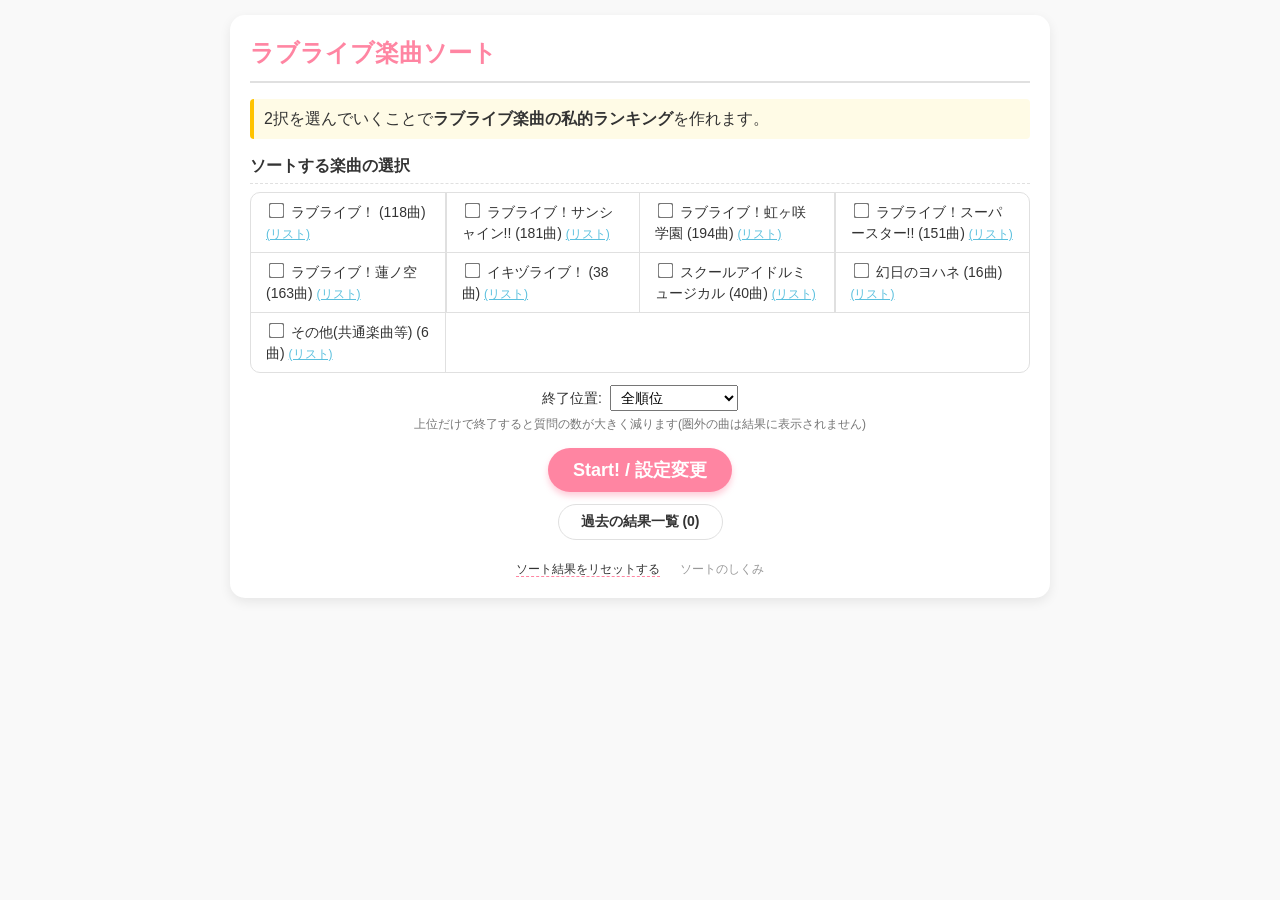
<file: index.html>
<!DOCTYPE html>
<html lang="ja">
<head>
    <meta charset="UTF-8">
    <meta name="viewport" content="width=device-width, initial-scale=1.0">
    <meta name="robots" content="noindex"> 
    <meta name="description" content="2択で好きなラブライブ楽曲を選んでいくことで、自分だけのランキングを生成できます。">
    <title>ラブライブ楽曲ソート</title>

    <link rel="stylesheet" href="style.css">
</head>
<body class="main-body">

    <div class="container">

        <header class="header">
            <div class="header-content">
                <h1>ラブライブ楽曲ソート</h1>
            </div>
        </header>

        <section id="selectionSection" class="selection-section">
            <p class="description-text">2択を選んでいくことで<b>ラブライブ楽曲の私的ランキング</b>を作れます。</p>

            <h2 class="section-title">ソートする楽曲の選択</h2>
            
            <div class="checkbox-grid">
                <div class="checkbox-item"><input type="checkbox" id="ckLovelive" checked="">ラブライブ！ <span id="loveliveCnt"></span> <a href="lovelive.txt" target="_blank">(リスト)</a></div>
                <div class="checkbox-item"><input type="checkbox" id="ckLoveliveSunshine" value="1">ラブライブ！サンシャイン!! <span id="loveliveSunshineCnt"></span> <a href="lovelive_sunshine.txt" target="_blank">(リスト)</a></div>
                <div class="checkbox-item"><input type="checkbox" id="ckNijigaku" value="1">ラブライブ！虹ヶ咲学園 <span id="nijigakuCnt"></span> <a href="nijigaku.txt" target="_blank">(リスト)</a></div>
                <div class="checkbox-item"><input type="checkbox" id="ckLoveliveSuperStar" value="1">ラブライブ！スーパースター!! <span id="loveliveSuperStarCnt"></span> <a href="lovelive_superstar.txt" target="_blank">(リスト)</a></div>
                
                <div class="checkbox-item"><input type="checkbox" id="ckLoveliveHasunosora" value="1">ラブライブ！蓮ノ空 <span id="loveliveHasunosoraCnt"></span> <a href="lovelive_hasunosora.txt" target="_blank">(リスト)</a></div>
                <div class="checkbox-item"><input type="checkbox" id="ckLoveliveBluebird" value="1">イキヅライブ！ <span id="loveliveBluebirdCnt"></span> <a href="lovelive_bluebird.txt" target="_blank">(リスト)</a></div>
                <div class="checkbox-item"><input type="checkbox" id="ckSchoolIdolMusical" value="1">スクールアイドルミュージカル <span id="schoolIdolMusicalCnt"></span> <a href="school_idol_musical.txt" target="_blank">(リスト)</a></div>
                <div class="checkbox-item"><input type="checkbox" id="ckYohane" value="1">幻日のヨハネ <span id="yohaneCnt"></span> <a href="yohane.txt" target="_blank">(リスト)</a></div>
                <div class="checkbox-item"><input type="checkbox" id="ckLoveliveOther" value="1">その他(共通楽曲等) <span id="loveliveOtherCnt"></span> <a href="lovelive_other.txt" target="_blank">(リスト)</a></div>
            </div>

            <div class="option-row">
                <label for="selTopN">終了位置:</label>
                <select id="selTopN">
                    <option value="10">上位10位まで</option>
                    <option value="20">上位20位まで</option>
                    <option value="30">上位30位まで</option>
                    <option value="50">上位50位まで</option>
                    <option value="100">上位100位まで</option>
                    <option value="0" selected>全順位</option>
                </select>
                <span class="option-note">上位だけで終了すると質問の数が大きく減ります(圏外の曲は結果に表示されません)</span>
            </div>

            <div class="start-button-container">
                <button id="startButton" class="start-button">Start! / 設定変更</button>
            </div>

            <div class="history-button-container">
                <button id="openHistoryButton" class="secondary-button">過去の結果一覧</button>
            </div>
        </section>

        <section id="resultField" class="result-field hidden">
        </section>

        <div id="resultActions" class="result-actions hidden">
            <button id="saveResultButton" class="action-button">この結果を保存する</button>
            <div id="saveNote" class="option-note"></div>
        </div>

        <section id="historySection" class="history-section hidden">
            <h2 class="section-title">過去の結果一覧</h2>
            <div id="historyList"></div>
            <div class="history-button-container">
                <button id="historyBackButton" class="secondary-button">トップに戻る</button>
            </div>
        </section>

        <section id="historyDetail" class="history-section hidden">
            <div id="detailContent" class="result-field"></div>
            <div class="history-button-container">
                <button id="detailBackButton" class="secondary-button">一覧に戻る</button>
            </div>
        </section>

        <section id="mainBattleArea" class="hidden">
            <div id="remove" class="remove-list"></div>

            <table id="mainTable" class="battle-table">
                <tr>
                    <td colspan="3" class="footer-note-top">
                        途中でやめた場合も、<b>オートセーブで次回は続きから始められます</b>。
                    </td>
                </tr>
                <tr>
                    <td id="battleNumber" colspan="3" class="battle-number">
                        &nbsp;
                    </td>
                </tr>
                <tr>
                    <td id="leftField" data-choice="L" class="choice-button">
                        &nbsp;
                    </td>
                    <td class="middle-cell">
                        <div class="middle-button undo-button" id="undoButton">ひとつ前に戻す</div>
                    </td>
                    <td id="rightField" data-choice="R" class="choice-button">
                        &nbsp;
                    </td>
                </tr>
            </table>
        </section>

        <div class="footer-links">
            <a href="#" id="resetCookieLink" class="reset-cookie-link">ソート結果をリセットする</a>
            <a href="about.html" id="aboutLink" class="about-link" target="_blank" rel="noopener">ソートのしくみ</a>
        </div>

    </div>

    <script src="script.js"></script>
</body>
</html>
</file>
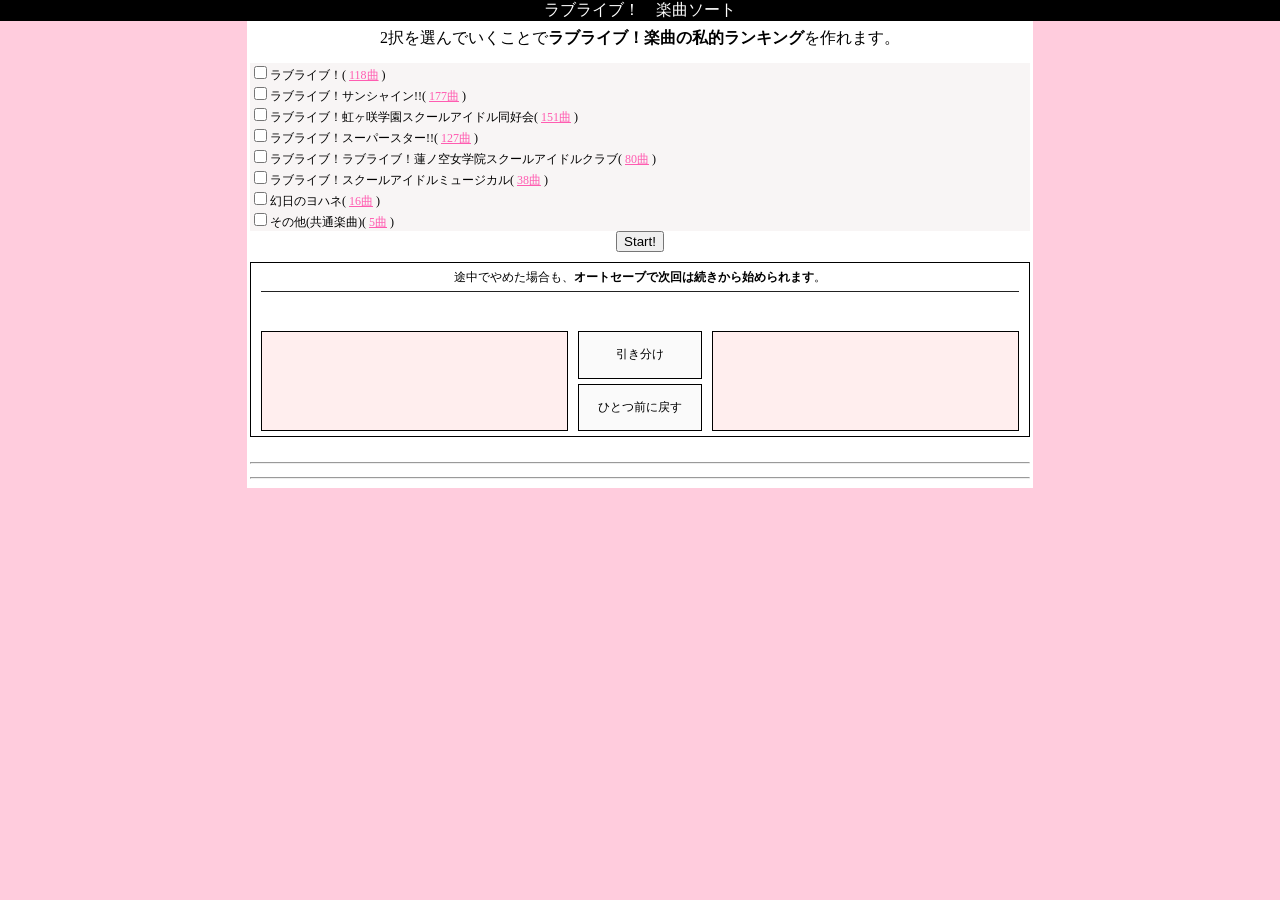
<file: docs/index.html>
<!DOCTYPE html PUBLIC "-//W3C//DTD HTML 4.01 Transitional//EN">
<html lang="ja">
<head>
<meta http-equiv="Content-Type" content="text/html; charset=utf-8">
<meta http-equiv="Content-Style-Type" content="text/css">
<meta http-equiv="Content-Script-Type" content="text/javascript">

<meta name="description" content="2択で好きなラブライブ楽曲を選んでいくことで、自分だけのランキングを生成できます。">

<title>ラブライブ楽曲ソート</title>

<script src="compression.js" type="text/javascript"></script>
<script src="cookie.js" type="text/javascript"></script>
<script type="text/javascript">
<!--
var Ver = '4';
var flagLovelive = 0;
var flagLoveliveSunshine = 0;
var flagNijigaku = 0;
var flagLoveliveSuperStar = 0;
var flagLoveliveHasunosora = 0;
var flagSchoolIdolMusical = 0;
var flagLoveliveOther = 0;
var flagRes = 0;
var cookieRec = "";
var remCookieRec = "";
var remResFlag = 0;
var remSameCnt = 0;
var loadcheck = 0;
var lockUpdateDOM = false;
var options;
var drawOptions;

//*********************************************************
// 
// 評価する曲名のリスト
// ラブライブ！:lovelive.txt
// ラブライブ！サンシャイン!!:lovelive_sunshine.txt
// ラブライブ！虹ヶ咲学園スクールアイドル同好会:nijigaku.txt
// ラブライブ！スーパースター!!:lovelive_superstar.txt
// ラブライブ！蓮ノ空スクールアイドルクラブ:lovelive_hasunosora.txt
// スクールアイドルミュージカル:school_idol_musical.txt
// 幻日のヨハネ:yohane.txt
// その他:lovelive_other.txt
//
//*********************************************************
var loveliveSong = new Array(
);

var loveliveSunshineSong = new Array(
);

var nijigakuSong = new Array(
);

var loveliveSuperStarSong = new Array(
);

var loveliveHasunosoraSong = new Array(
);

var schoolIdolMusicalSong = new Array(
);

var yohaneSong = new Array(
);

var loveliveOtherSong = new Array(
);
//*********************************************************

var lstMember = new Array();
var parent = new Array();
var equal = new Array();
var rec = new Array();
var cmp1,cmp2;
var head1,head2;
var nrec;

var numQuestion;
var totalSize;
var finishSize;
var finishFlag;

var remMember = new Array();

function getFile(filePath) {
	var txtData = new Array();
	var txtData2 = new Array();
	var j = 0;
	var filedata = new XMLHttpRequest();	
	filedata.open("GET", filePath, false);
	filedata.send(null);

	 //改行コードLF
	var LF = String.fromCharCode(10);
	txtData2 =filedata.responseText.split(LF);
	for (i=0; i<txtData2.length; i++) {
		if(txtData2[i] != ""){
		txtData[j] = txtData2[i];
		j++;
		}
	}
	
	return txtData;
	
}

//変数の初期化+++++++++++++++++++++++++++++++++++++++++++++
function initList(flagLovelive, flagLoveliveSunshine, flagNijigaku, flagLoveliveSuperStar,flagLoveliveHasunosora,flagSchoolIdolMusical,flagYohane,flagLoveliveOther){
	var n = 0;
	var mid;
	var i;

	lstMember = new Array();
	parent = new Array();
	equal = new Array();
	rec = new Array();
	remMember = new Array();
	loveliveAllSong = new Array();
	
	//【追加コード】
	if (flagLovelive == 1) loveliveAllSong = loveliveAllSong.concat(loveliveSong);
	if (flagLoveliveSunshine == 1) loveliveAllSong = loveliveAllSong.concat(loveliveSunshineSong);
	if (flagNijigaku == 1) loveliveAllSong = loveliveAllSong.concat(nijigakuSong);
	if (flagLoveliveSuperStar == 1) loveliveAllSong = loveliveAllSong.concat(loveliveSuperStarSong);
	if (flagLoveliveHasunosora == 1) loveliveAllSong = loveliveAllSong.concat(loveliveHasunosoraSong);
	if (flagSchoolIdolMusical == 1) loveliveAllSong = loveliveAllSong.concat(schoolIdolMusicalSong);
	if (flagYohane == 1) loveliveAllSong = loveliveAllSong.concat(yohaneSong);
	if (flagLoveliveOther == 1) loveliveAllSong = loveliveAllSong.concat(loveliveOtherSong);

	//ソートすべき配列
	lstMember[n] = new Array();
	for (i=0; i<loveliveAllSong.length; i++) {
		lstMember[n][i] = i;
	}
	parent[n] = -1;
	totalSize = 0;
	n++;

	for (i=0; i<lstMember.length; i++) {
		//要素数が２以上なら２分割し、
		//分割された配列をlstMemberの最後に加える
		if(lstMember[i].length>=2) {
			mid = Math.ceil(lstMember[i].length/2);
			lstMember[n] = new Array();
			lstMember[n] = lstMember[i].slice(0,mid);
			totalSize += lstMember[n].length;
			parent[n] = i;
			n++;
			lstMember[n] = new Array();
			lstMember[n] = lstMember[i].slice(mid,lstMember[i].length);
			totalSize += lstMember[n].length;
			parent[n] = i;
			n++;
		}
	}

	//保存用配列
	for (i=0; i<loveliveAllSong.length; i++) {
		rec[i] = 0;
	}
	nrec = 0;

	//引き分けの結果を保存するリスト
	//キー：リンク始点の値
	// 値 ：リンク終点の値
	for (i=0; i<=loveliveAllSong.length; i++) {
		equal[i] = -1;
	}

	cmp1 = lstMember.length-2;
	cmp2 = lstMember.length-1;
	head1 = 0;
	head2 = 0;
	numQuestion = 1;
	finishSize = 0;
	finishFlag = 0;
}


//リストのソート+++++++++++++++++++++++++++++++++++++++++++
//flag：比較結果
//  -1：左を選択
//   0：引き分け
//   1：右を選択
function sortList(flag){
	var i;
	var str;
	
	var chara1 = loveliveAllSong[lstMember[cmp1][head1]];
	var chara2 = loveliveAllSong[lstMember[cmp2][head2]];
	var chara99 = chara1 + "と" + chara2;
	
	// 除外操作
	if (flag == 2) {
		if (removeCheck(chara1) == true) {
			remMember.push(chara1);
			flag = 1;
			remCookieRec += "R";
		} else {
			return;
		}
	} else if (flag == 99) {
		if (removeCheck(chara99) == true) {
			remMember.push(chara1);
			remMember.push(chara2);
			flag = 0;
			remCookieRec += "R";
		} else {
			return;
		}
	} else if (flag == -2) {
		if (removeCheck(chara2) == true) {
			remMember.push(chara2);
			flag = -1;
			remCookieRec += "R";
		} else {
			return;
		}
	} else{
		remCookieRec += "L";
	}
	

	//ソート情報の記録
	var sortrecValue;
	if (flag == 1) {
		sortrecValue = "R";
	} else if (flag == 0) {
		sortrecValue = "C";
	} else if (flag == -1) {
		sortrecValue = "L";
	}
	cookieRec += sortrecValue;

	//recに保存
	if (flag<0) {
		rec[nrec] = lstMember[cmp1][head1];
		head1++;
		nrec++;
		finishSize++;
		while (equal[rec[nrec-1]]!=-1) {
			rec[nrec] = lstMember[cmp1][head1];
			head1++;
			nrec++;
			finishSize++;
		}
	}
	else if (flag>0) {
		rec[nrec] = lstMember[cmp2][head2];
		head2++;
		nrec++;
		finishSize++;
		while (equal[rec[nrec-1]]!=-1) {
			rec[nrec] = lstMember[cmp2][head2];
			head2++;
			nrec++;
			finishSize++;
		}
	}
	else {
		rec[nrec] = lstMember[cmp1][head1];
		head1++;
		nrec++;
		finishSize++;
		while (equal[rec[nrec-1]]!=-1) {
			rec[nrec] = lstMember[cmp1][head1];
			head1++;
			nrec++;
			finishSize++;
		}
		equal[rec[nrec-1]] = lstMember[cmp2][head2];
		rec[nrec] = lstMember[cmp2][head2];
		head2++;
		nrec++;
		finishSize++;
		while (equal[rec[nrec-1]]!=-1) {
			rec[nrec] = lstMember[cmp2][head2];
			head2++;
			nrec++;
			finishSize++;
		}
	}

	//片方のリストを走査し終えた後の処理
	if (head1<lstMember[cmp1].length && head2==lstMember[cmp2].length) {
		//リストcmp2が走査済 - リストcmp1の残りをコピー
		while (head1<lstMember[cmp1].length){
			rec[nrec] = lstMember[cmp1][head1];
			head1++;
			nrec++;
			finishSize++;
		}
	}
	else if (head1==lstMember[cmp1].length && head2<lstMember[cmp2].length) {
		//リストcmp1が走査済 - リストcmp2の残りをコピー
		while (head2<lstMember[cmp2].length){
			rec[nrec] = lstMember[cmp2][head2];
			head2++;
			nrec++;
			finishSize++;
		}
	}

	//両方のリストの最後に到達した場合は
	//親リストを更新する
	if (head1==lstMember[cmp1].length && head2==lstMember[cmp2].length) {
		for (i=0; i<lstMember[cmp1].length+lstMember[cmp2].length; i++) {
			lstMember[parent[cmp1]][i] = rec[i];
		}
		lstMember.pop();
		lstMember.pop();
		cmp1 = cmp1-2;
		cmp2 = cmp2-2;
		head1 = 0;
		head2 = 0;

		//新しい比較を行う前にrecを初期化
		if (head1==0 && head2==0) {
			for (i=0; i<loveliveAllSong.length; i++) {
				rec[i] = 0;
			}
			nrec = 0;
		}
	}
	if (cmp1<0) {
		str = "Sort No."+(numQuestion-1)+"<br>"+Math.floor(finishSize*100/totalSize)+"% sorted.";
		document.getElementById("battleNumber").innerHTML = str;

		showResult();
		finishFlag = 1;
	}
	else {
		showImage();
	}
	
	sortBreak();
}

//除外の確認
function removeCheck(str) {
	var str2 = str + "をソートから除外します。よろしいですか？";
	if (remResFlag == 0) {
		if(window.confirm(str2)){
			return true;
		} else {
			return false;
		}
	} else {
		return true;
	}
}

// リザルト画面にジャンル表記
function replaceName(str) {
	var str1;

if (loveliveSong.indexOf(str) > -1 || loveliveSong.indexOf(str) > -1){
	str1 = str + "</td><td style=\"border:1px solid #000; padding-left:5px;\">" + "ラブライブ！";
} else if (loveliveSunshineSong.indexOf(str) > -1) {
	str1 = str + "</td><td style=\"border:1px solid #000; padding-left:5px;\">" + "ラブライブ！サンシャイン!!";
} else if (nijigakuSong.indexOf(str) > -1) {
	str1 = str + "</td><td style=\"border:1px solid #000; padding-left:5px;\">" + "ラブライブ！虹ヶ咲学園スクールアイドル同好会";
} else if (loveliveSuperStarSong.indexOf(str) > -1) {
	str1 = str + "</td><td style=\"border:1px solid #000; padding-left:5px;\">" + "ラブライブ！スーパースター!!";
} else if (loveliveHasunosoraSong.indexOf(str) > -1) {
	str1 = str + "</td><td style=\"border:1px solid #000; padding-left:5px;\">" + "ラブライブ！蓮ノ空女学院スクールアイドルクラブ";
} else if (schoolIdolMusicalSong.indexOf(str) > -1) {
	str1 = str + "</td><td style=\"border:1px solid #000; padding-left:5px;\">" + "スクールアイドルミュージカル";
} else if (yohaneSong.indexOf(str) > -1) {
	str1 = str + "</td><td style=\"border:1px solid #000; padding-left:5px;\">" + "幻日のヨハネ";
} else if (loveliveOtherSong.indexOf(str) > -1) {
	str1 = str + "</td><td style=\"border:1px solid #000; padding-left:5px;\">" + "その他(共通楽曲)";
} else{
	str1 = str;
}
	return str1;
}

//結果の表示+++++++++++++++++++++++++++++++++++++++++++++++
function showResult() {
	var ranking = 1;
	var sameRank = 1;
	var top5 = 0;
	var top5Name = "";
	var str = "";
	var i;
	
	str += "<table style=\"width:350px; font-size:12px; line-height:120%; margin-left:auto; margin-right:auto; border:1px solid #000; border-collapse:collapse\" align=\"center\">";
	str += "<tr><td style=\"color:#ffffff; background-color:#000; text-align:center;\">順位<\/td><td style=\"color:#ffffff; background-color:#000; text-align:center;\">曲名<\/td><td width=\"180\" style=\"color:#ffffff; background-color:#000; text-align:center;\">作品<\/td><\/tr>";

	for (i=0; i<loveliveAllSong.length; i++) {

		str += "<tr><td style=\"border:1px solid #000; text-align:right; padding-right:5px;\">"+ranking+"<\/td><td style=\"border:1px solid #000; padding-left:5px;\">"+replaceName(loveliveAllSong[lstMember[0][i]]) +"<\/td><\/tr>";
		
		if (i<loveliveAllSong.length-1) {
			if (top5 < 5) {
				top5Name += ranking + "位"+ "" + loveliveAllSong[lstMember[0][i]] + "" +"\n";
				top5++;
			}
			
			if (equal[lstMember[0][i]]==lstMember[0][i+1]) {
				sameRank++;
			} else {
				ranking += sameRank;
				sameRank = 1;
			}
		}
	}
	str += "<\/table>";
	
	document.getElementById("resultField").innerHTML = str;
	
	removeReset();
	
//	CookieDel();
}

//比較する２つ要素の表示+++++++++++++++++++++++++++++++++++
function showImage() {
	// 小手先修正(0％に戻る時にnumQuestionが2になってたやつ)
	if ( finishSize == 0 ) {
		numQuestion = 1;
	}
	var str0 = "Sort No."+numQuestion+"<br>"+Math.floor(finishSize*100/totalSize)+"% sorted.";
	
	if (lockUpdateDOM == false) {
		var str1 = loveliveAllSong[lstMember[cmp1][head1]];
		var str2 = loveliveAllSong[lstMember[cmp2][head2]];
		
		//var str1B = loveliveAllSong[lstMember[cmp1][head1]] + "を選び、" + loveliveAllSong[lstMember[cmp2][head2]] + "をソートから除外";
		//var str2B = loveliveAllSong[lstMember[cmp2][head2]] + "を選び、" + loveliveAllSong[lstMember[cmp1][head1]] + "をソートから除外";
		
		document.getElementById("battleNumber").innerHTML = str0;
		document.getElementById("leftField").innerHTML = str1;
		document.getElementById("rightField").innerHTML = str2;
		
		//document.getElementById("leftField2").innerHTML = str1B;
		//document.getElementById("rightField2").innerHTML = str2B;

	}

	// 【追加コード】再走査
	if (remMember.indexOf(loveliveAllSong[lstMember[cmp1][head1]]) > -1 && remMember.indexOf(loveliveAllSong[lstMember[cmp2][head2]]) > -1) {
		remSameCnt++;
		sortList(0);
	} else if (remMember.indexOf(loveliveAllSong[lstMember[cmp1][head1]]) > -1) {
		remSameCnt++;
		sortList(1);
	} else if (remMember.indexOf(loveliveAllSong[lstMember[cmp2][head2]]) > -1) {
		remSameCnt++;
		sortList(-1);
	} else {
		numQuestion++;
	}

	if (lockUpdateDOM == false) {
		var removeTable = "";

		if (remMember.length > 0) {
			removeTable = "除外リスト<br><table id='removeTable'>";
			for (var i = 0; i < remMember.length; i++){
				if (i % 4 == 0) removeTable += (i == 0) ? "<tr>" : "</tr><tr>";
				removeTable += "<td style='border:1px solid #000000;'>" + remMember[i] + "</td>";
			}
			removeTable += "</tr></table>";
		}
		document.getElementById("remove").innerHTML = removeTable;
	}
}

// 除外リストのリセット++++++++++++++++++++++++++++++++++++
function removeReset(){
	remMember = new Array();
	document.getElementById("remove").innerHTML = "";
}

// ソート開始++++++++++++++++++++++++++++++++++++
	function sortStart() {
		if (document.getElementById('ckLovelive').checked) {
			flagLovelive = 1;
		} else {
			flagLovelive = 0;		
		}
		if (document.getElementById('ckLoveliveSunshine').checked) {
			flagLoveliveSunshine = 1;
		} else {
			flagLoveliveSunshine = 0;
		}
		if (document.getElementById('ckNijigaku').checked) {
			flagNijigaku = 1;
		} else {
			flagNijigaku = 0;
		}
		if (document.getElementById('ckLoveliveSuperStar').checked) {
			flagLoveliveSuperStar = 1;
		} else {
			flagLoveliveSuperStar = 0;
		}
		if (document.getElementById('ckLoveliveHasunosora').checked) {
			flagLoveliveHasunosora = 1;
		} else {
			flagLoveliveHasunosora = 0;
		}
		if (document.getElementById('ckSchoolIdolMusical').checked) {
			flagSchoolIdolMusical = 1;
		} else {
			flagSchoolIdolMusical = 0;
		}
		if (document.getElementById('ckYohane').checked) {
			flagYohane = 1;
		} else {
			flagYohane = 0;
		}
		if (document.getElementById('ckLoveliveOther').checked) {
			flagLoveliveOther = 1;
		} else {
			flagLoveliveOther = 0;
		}
		
		
		document.getElementById("resultField").innerHTML = "";
		document.getElementById("TWB").innerHTML ="";

		initList(flagLovelive, flagLoveliveSunshine, flagNijigaku, flagLoveliveSuperStar,flagLoveliveHasunosora,flagSchoolIdolMusical,flagYohane,flagLoveliveOther);
		showImage();
	}
//-->
</script>
<style type="text/css">
<!--
body {
	margin:0px 0px 0px 0px;
	padding:0px;
	background-color:#FFCCDD;
}

#sentence{
	font-size:13px;
}

#sentence p{
	line-height:150%;
}

a:link{
	color:#FF5CB1;
}

a:visited{
	color:#CE3975;
}

p.midasi{
	color:#4559CC;
	margin-top:5px;
	margin-bottom:-14px;
	font-weight: bold;
}
p.midasi2{
	color:#CC5945;
	margin-top:5px;
	margin-bottom:-14px;
	font-weight: bold;
}
form#form1{
		margin-top:-12px;
}

/**********************************************************

 表のスタイルを変更する場合はここを編集してください。

**********************************************************/
#mainTable{
	font-size: 16px;
	font-family: 'ＭＳ Ｐゴシック',sans-serif;
	text-align: center;
	vertical-align: middle;
	width: 780px;
	margin-left: auto;
	margin-right: auto;
	border-collapse: separate;
	border-spacing: 10px 5px;
	border: 1px solid #000;
}

#removeTable{
	font-size: 10px;
	font-family: 'ＭＳ Ｐゴシック',sans-serif;
	text-align: center;
	vertical-align: middle;
	width: 400px;
	margin-left: auto;
	margin-right: auto;
	border-collapse: collapse;
	border: 1px solid #000;
}

#leftField{
	width: 304px;
	height: 100px;
	border: 1px solid #000;
	background-color:#FEE;
}
#leftField2{
	height: 20px;
	border: 1px solid #000;
}
#rightField{
	width: 304px;
	height: 100px;
	border: 1px solid #000;
	background-color:#FEE;
}
#rightField2{
	height: 20px;
	border: 1px solid #000;
}
.middleField{
	font-size:12px;
	height:45px;
	width: 120px;
	border: 1px solid #000;
	background-color:#FAFAFA;
}
	
td.ads{
	font-size:12px;
	width:100px;
}

//-->
</style>

</head>

<body>
<div style="text-align:center; background-color:#000000; color:#FFFFFF;">
ラブライブ！　楽曲ソート

</div>
<div style="text-align:center;">
<table style="margin-left:auto; margin-right:auto; background-color:#FFFFFF;">
	<tr>
		<td style="width:780px;">
			<p style="margin-top:4px; line-height:120%" align="center"><span style="font-size:16px;">2択を選んでいくことで<b>ラブライブ！楽曲の私的ランキング</b>を作れます。</a></span><br><p>
				<div id="Select" style=" text-align:left; font-size: 12px; background:#F8F5F5;">
				<input type="checkbox" id="ckLovelive" name="ckLovelive">ラブライブ！(
				<script type="text/javascript">loveliveSong = getFile("lovelive.txt");</script><a href="javascript:void(0);" onclick="openWin('lovelive.txt')"><script type="text/javascript"> document.write(loveliveSong.length)</script>曲</a> )<br>
				<input type="checkbox" id="ckLoveliveSunshine" name="ckLoveliveSunshine" >ラブライブ！サンシャイン!!(
				<script type="text/javascript">loveliveSunshineSong = getFile("lovelive_sunshine.txt")</script><a href="javascript:void(0);" onclick="openWin('lovelive_sunshine.txt')"><script type="text/javascript"> ;document.write(loveliveSunshineSong.length)</script>曲</a> )<br>
				<input type="checkbox" id="ckNijigaku" name="ckNijigaku" >ラブライブ！虹ヶ咲学園スクールアイドル同好会(
				<script type="text/javascript">nijigakuSong = getFile("nijigaku.txt"); </script><a href="javascript:void(0);" onclick="openWin('nijigaku.txt')"><script type="text/javascript"> document.write(nijigakuSong.length)</script>曲</a> )<br>
				<input type="checkbox" id="ckLoveliveSuperStar" name="ckLoveliveSuperStar" >ラブライブ！スーパースター!!(
				<script type="text/javascript">loveliveSuperStarSong = getFile("lovelive_superstar.txt"); </script><a href="javascript:void(0);" onclick="openWin('lovelive_superstar.txt')"><script type="text/javascript"> document.write(loveliveSuperStarSong.length)</script>曲</a> )<br>
				<input type="checkbox" id="ckLoveliveHasunosora" name="ckLoveliveHasunosora" >ラブライブ！ラブライブ！蓮ノ空女学院スクールアイドルクラブ(
				<script type="text/javascript">loveliveHasunosoraSong = getFile("lovelive_hasunosora.txt"); </script><a href="javascript:void(0);" onclick="openWin('lovelive_hasunosora.txt')"><script type="text/javascript"> document.write(loveliveHasunosoraSong.length)</script>曲</a> )<br>
				<input type="checkbox" id="ckSchoolIdolMusical" name="ckSchoolIdolMusical" >ラブライブ！スクールアイドルミュージカル(
				<script type="text/javascript">schoolIdolMusicalSong = getFile("school_idol_musical.txt"); </script><a href="javascript:void(0);" onclick="openWin('school_idol_musical.txt')"><script type="text/javascript"> document.write(schoolIdolMusicalSong.length)</script>曲</a> )<br>
				<input type="checkbox" id="ckYohane" name="ckYohane" >幻日のヨハネ(
				<script type="text/javascript">yohaneSong = getFile("yohane.txt"); </script><a href="javascript:void(0);" onclick="openWin('yohane.txt')"><script type="text/javascript"> document.write(yohaneSong.length)</script>曲</a> )<br>
				<input type="checkbox" id="ckLoveliveOther" name="ckLoveliveOther" >その他(共通楽曲)(
				<script type="text/javascript">loveliveOtherSong = getFile("lovelive_other.txt"); </script><a href="javascript:void(0);" onclick="openWin('lovelive_other.txt')"><script type="text/javascript"> document.write(loveliveOtherSong.length)</script>曲</a> )<br>
			</div>
			
			<div id="TWB" style="text-align:center;">
			<input type="button" id="startButton" name="startButton" value="Start!" onclick="startCheck('最初からやり直しになりますがよろしいですか？')">
			</div>
			<div id="resultField" style="text-align:center;">
			</div>

			<div id="remove" align="center" style="margin-bottom:10px;"></div>
			<table id="mainTable" align="center">
				<tr>
				<td colspan="3" style="font-size: 12px; border-bottom:#222 1px solid; padding-bottom:5px;">
			<p>途中でやめた場合も、<b>オートセーブで次回は続きから始められます</b>。
					</td>
				</tr>
				<tr>
					<td id="battleNumber" colspan="3" style="padding-bottom: 10px;">
						&nbsp;
					</td>
				</tr>
				<tr>
					<td id="leftField" onClick="remSameCnt = 0; if(finishFlag==0)sortList(-1);" rowspan="2">
						&nbsp;
					</td>
					<td class="middleField" onClick="remSameCnt = 0; if(finishFlag==0)sortList(0);">
						引き分け
					</td>
					<td id="rightField" onClick="remSameCnt = 0; if(finishFlag==0)sortList(1);" rowspan="2">
						&nbsp;
					</td>
				</tr>
				<tr>
					<td class="middleField" style="font-size:12px;" onClick="remSameCnt = 0; sortRestart(-1);">
						ひとつ前に戻す
					</td>
				</tr>
<!--
				<tr>
					<td id="leftField2" style="height:30px; font-size:10px; background-color:#DEF;" onClick="remSameCnt = 0; if(finishFlag==0)sortList(-2);">
						&nbsp;
					</td>
					<td class="middleField" style="height:30px; font-size:10px; background-color:#DEF;" onClick="remSameCnt = 0; if(finishFlag==0)sortList(99);">
						どっちもよく知らない<br>(両者をソートから除外)
					</td>
					<td id="rightField2" style="height:30px; font-size:10px; background-color:#DEF;" onClick="remSameCnt = 0; if(finishFlag==0)sortList(2);">
						&nbsp;
					</td>
				</tr>
-->
			</table>
			<br>
			<div id="sentence">
		
		<script language="JavaScript" type="text/javascript">
		function openWin(path){
  			newWin = window.open(path,'sampleWin','width=520,height=400,scrollbars=yes,status=no,toolbar=no,location=no,menubar=no,resizable=yes');
  			newWin.focus();
		}
		</script>

			<hr style="height=1px;">
			</p>
			
<hr style="height=1px;">

<script type="text/javascript">

function formSubmit(f) {//fはthis.form
f.target="33";
var w=window.open("about:blank", "33", "width=650,height=350,scrollbars=yes");
w.focus();
f.submit();
}

function formSubmit2(f) {//fはthis.form
f.target="34";
var w=window.open("about:blank", "34", "width=1024,height=600,scrollbars=yes");
w.focus();
f.submit();
}

function formSubmit3(f) {//fはthis.form
f.target="35";
var w=window.open("about:blank", "35", "width=1024,height=600,scrollbars=yes");
w.focus();
f.submit();
}
</script>

			</div>
		</td>
	</tr>
</table>

</body>
</html>

<script type="text/javascript">
<!--
restartCheck('中断しているデータがあるようです。復元しますか？');

function startCheck(str){
	//Cookieの確認とソート状態の復元
	if (readCookie('sortFlag') != "" && readCookie('sortRec') != "") {
		if (Ver == readCookie('Ver')) {
			if(window.confirm(str)){
				CookieDel();
				removeReset();
				remSameCnt = 0;
				cookieRec = ""
				remCookieRec = ""
				remCnt=0;
				sortStart();
			} 
		}
	} else {
		CookieDel();
		removeReset();
		remSameCnt = 0;
		cookieRec = ""
		remCookieRec = ""
		remCnt=0;
		sortStart();
	}
}

function restartCheck(str){
	//Cookieの確認とソート状態の復元
	if (readCookie('sortFlag') != "" && readCookie('sortRec') != "") {
		if (Ver == readCookie('Ver')) {
			if(window.confirm(str)){
			// 引数追加 20150331 J
				sortRestart(0);
			} else {
				CookieDel();
			}
		} else {
			alert('楽曲データが更新されたので中断データを正しく復元できませんでした。');
			CookieDel();
		}
	}
}


// 中断する
function sortBreak() {
	var flag = "" + flagLovelive + "" + flagLoveliveSunshine + "" + flagNijigaku + "" + flagLoveliveSuperStar + "" + flagLoveliveHasunosora + "" + flagSchoolIdolMusical + "" + flagYohane + "" + flagLoveliveOther;
	writeCookie('sortFlag', flag, 365);
	writeCookie('sortRec', encode(cookieRec), 365);
	writeCookie('remRec', encode(remCookieRec), 365);
	writeCookie('remCnt', remSameCnt, 365);
	writeCookie('Ver',Ver, 365);
}

// 中断からの再生・アンドゥ
function sortRestart(flagRes) {
	var flag = readCookie('sortFlag');
	var flag1;
	removeReset();
	remSameCnt = 0;
	remResFlag = 1;
	for (var i = 0; i < flag.length; i++) {
		flag1 = flag.substring(i, i+1);
		switch (i) {
			case 0: flagLovelive = flag1; break;
			case 1: flagLoveliveSunshine = flag1; break;
			case 2: flagNijigaku = flag1; break;
			case 3: flagLoveliveSuperStar = flag1; break;
			case 4: flagLoveliveHasunosora = flag1; break;
			case 5: flagSchoolIdolMusical = flag1; break;
			case 6: flagYohane = flag1; break;
			case 7: flagLoveliveOther = flag1; break;
		}
	}
	
	if (flagLovelive == 1) {
		document.getElementById('ckLovelive').checked = true;
	} else {
		document.getElementById('ckLovelive').checked = false;
	}

	if (flagLoveliveSunshine == 1) {
		document.getElementById('ckLoveliveSunshine').checked = true;
	} else {
		document.getElementById('ckLoveliveSunshine').checked = false;
	}

	if (flagNijigaku == 1) {
		document.getElementById('ckNijigaku').checked = true;
	} else {
		document.getElementById('ckNijigaku').checked = false;
	}
	
	if (flagLoveliveSuperStar == 1) {
		document.getElementById('ckLoveliveSuperStar').checked = true;
	} else {
		document.getElementById('ckLoveliveSuperStar').checked = false;
	}
	if (flagLoveliveHasunosora == 1) {
		document.getElementById('ckLoveliveHasunosora').checked = true;
	} else {
		document.getElementById('ckLoveliveHasunosora').checked = false;
	}
	if (flagSchoolIdolMusical == 1) {
		document.getElementById('ckSchoolIdolMusical').checked = true;
	} else {
		document.getElementById('ckSchoolIdolMusical').checked = false;
	}
	
	if (flagYohane == 1) {
		document.getElementById('ckYohane').checked = true;
	} else {
		document.getElementById('ckYohane').checked = false;
	}
	
	if (flagLoveliveOther == 1) {
		document.getElementById('ckLoveliveOther').checked = true;
	} else {
		document.getElementById('ckLoveliveOther').checked = false;
	}

	initList(flagLovelive, flagLoveliveSunshine, flagNijigaku, flagLoveliveSuperStar,flagLoveliveHasunosora,flagSchoolIdolMusical,flagYohane,flagLoveliveOther);
	document.getElementById("resultField").innerHTML = "";
	document.getElementById("TWB").innerHTML ="";
	var str = readCookie('sortRec');
	var remStr = readCookie('remRec');
	str = decode(str);
	remStr = decode(remStr);
	var str1;
	var remStr1;
	var resLenCnt;

	cookieRec = ""
	remCookieRec = ""
	resLenCnt = str.length;
	remSameCnt = readCookie('remCnt');
	if (flagRes == -1) {
		resLenCnt = resLenCnt - remSameCnt - 1;
	}
	CookieDel();
	// このsortList()の中でコールされるDOM操作が重いので、一旦ロック
	lockUpdateDOM = true;
	for (var i = 0; i < resLenCnt; i++) {
		str1 = str.substring(i, i+1);
		remStr1 = remStr.substring(i, i+1);
		remSameCnt = 0;
		if (str1=="L") {
			if (remStr1=="R"){
				sortList(-2);
			} else {
				sortList(-1);
			}
		} else if (str1=="R") {
			if (remStr1=="R"){
				sortList(2);
			} else{
				sortList(1);
			}
		} else if (str1=="C"){
			if (remStr1=="R"){
				sortList(99);
			} else{
				sortList(0);
			}
		}
		i = i + remSameCnt;
	}
	// ロック解除して、描画の為にshowImage()コール
	lockUpdateDOM = false;
	remResFlag = 0;
	showImage();
}

//Cookieを消す
function CookieDel() {
	var date1 = new Date();
	date1.setTime(0);
	document.cookie = "sortFlag=;expires="+date1.toGMTString();
	document.cookie = "sortRec=;expires="+date1.toGMTString();
	document.cookie = "remRec=;expires="+date1.toGMTString();
	document.cookie = "remCnt=;expires="+date1.toGMTString();
}

// 全ての文字列 org を dest に置き換える  
function replaceAll(str, org, dest){  
    return str.split(org).join(dest);  
}
-->
</script>
</file>
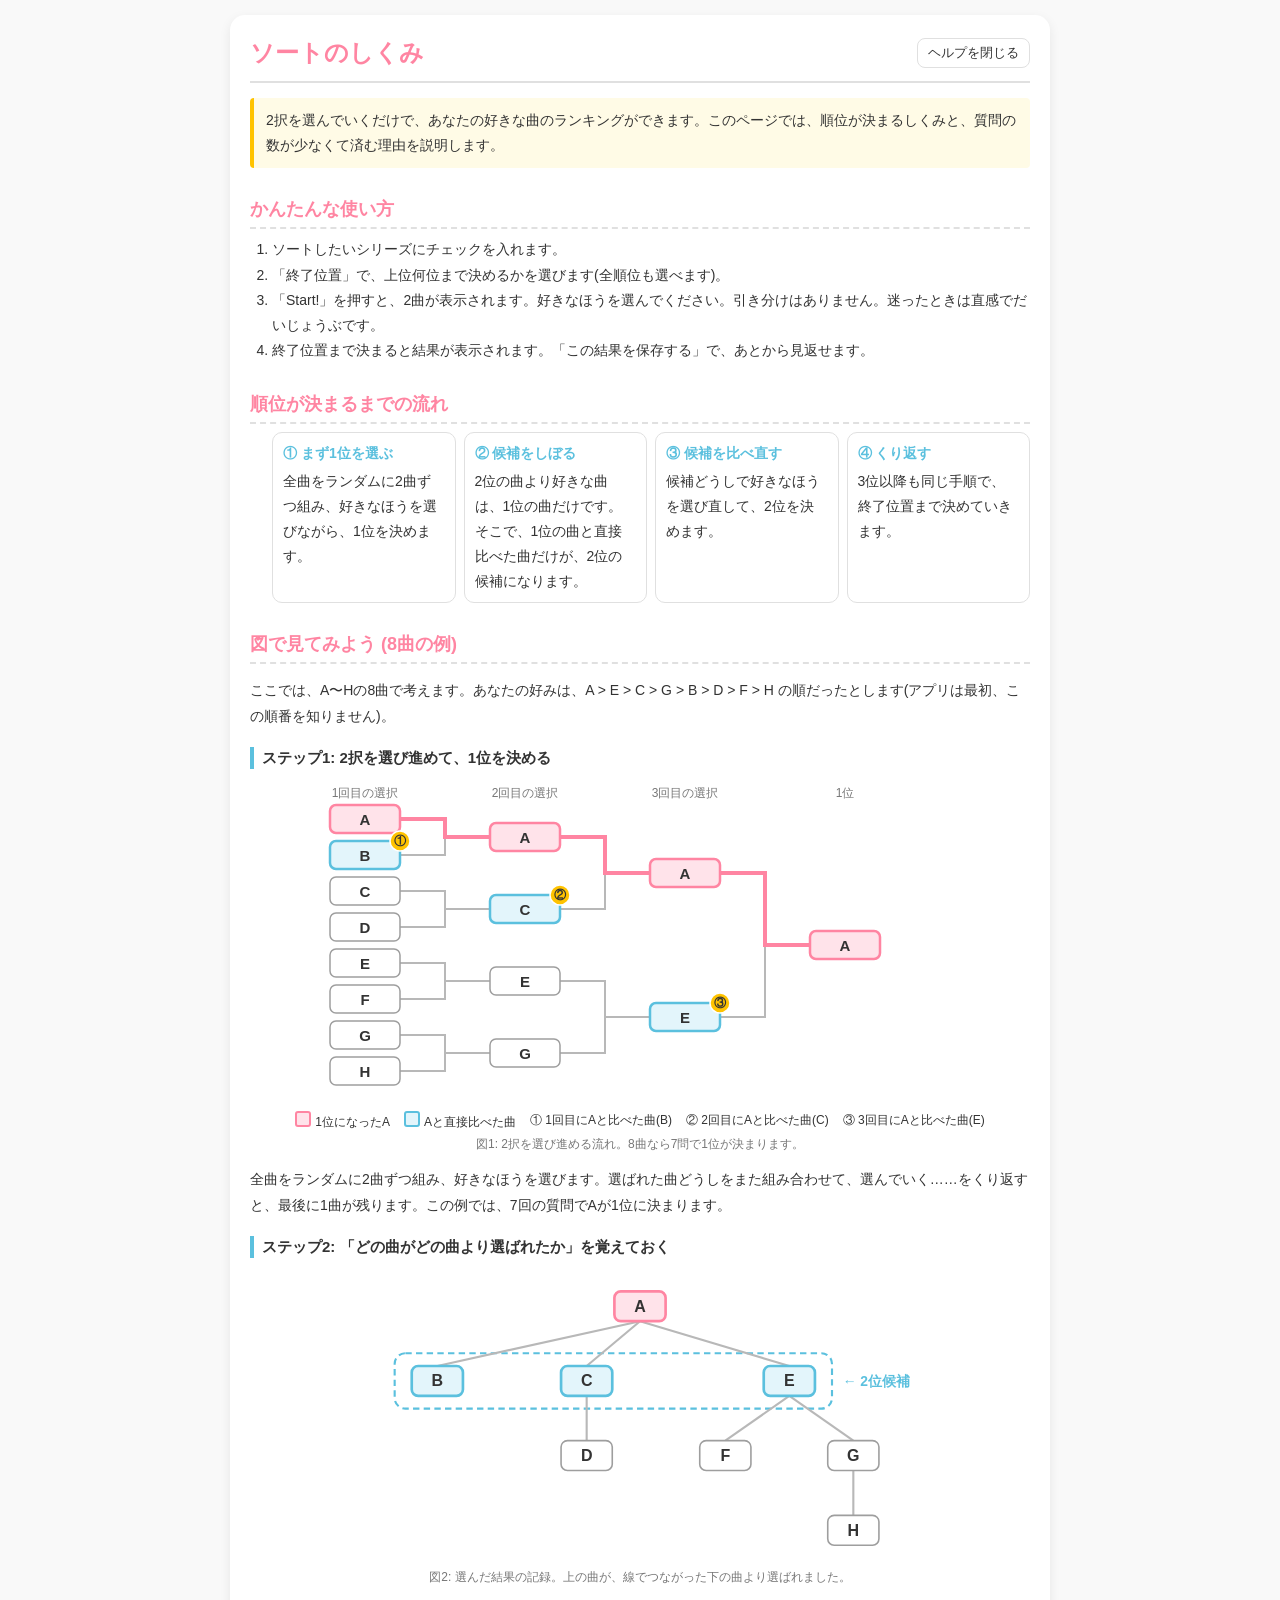
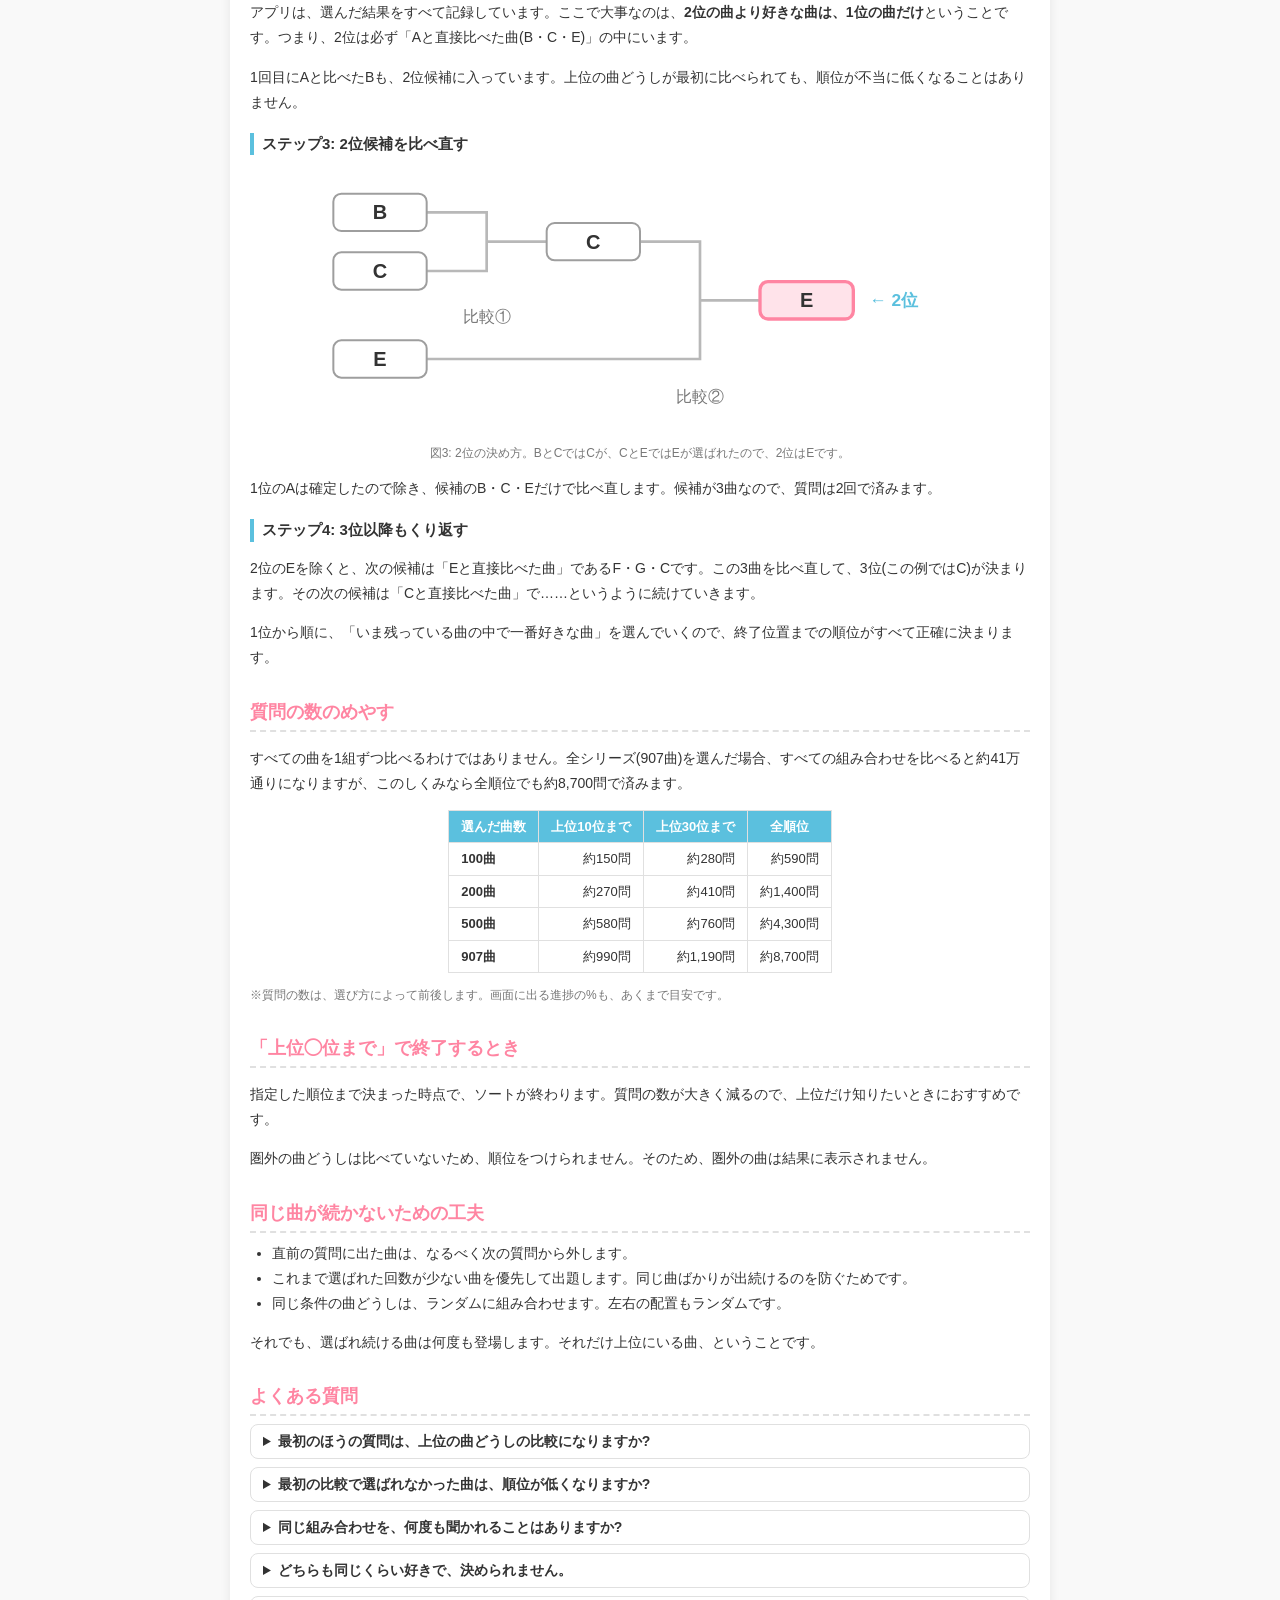
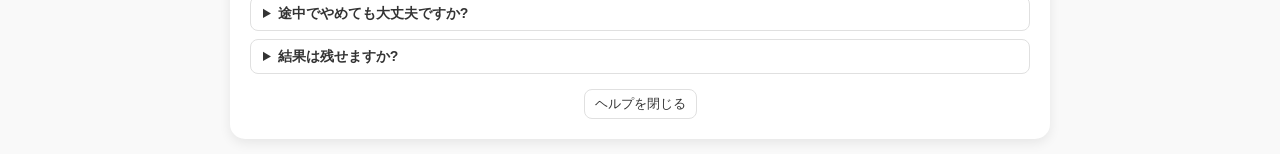
<file: about.html>
<!DOCTYPE html>
<html lang="ja">
<head>
    <meta charset="UTF-8">
    <meta name="viewport" content="width=device-width, initial-scale=1.0">
    <meta name="robots" content="noindex">
    <title>ソートのしくみ | ラブライブ楽曲ソート</title>
    <link rel="stylesheet" href="style.css">
    <style>
        .about p, .about li { font-size: 14px; line-height: 1.8; }
        .about h2 { font-size: 18px; color: var(--primary-color); margin: 28px 0 8px; padding-bottom: 4px; border-bottom: 2px dashed var(--border-color); }
        .about h3 { font-size: 15px; margin: 18px 0 6px; padding-left: 8px; border-left: 4px solid var(--secondary-color); }
        .about .lead { border-left: 4px solid var(--tertiary-color); background: #FFFBE6; padding: 10px 12px; border-radius: 4px; }
        .about ol, .about ul { padding-left: 22px; margin: 6px 0; }
        .steps { display: flex; flex-wrap: wrap; gap: 8px; margin: 10px 0; padding: 0; list-style: none; }
        .steps li { flex: 1 1 150px; border: 1px solid var(--border-color); border-radius: 10px; padding: 8px 10px; position: relative; background: #fff; }
        .steps b { display: block; color: var(--secondary-color); margin-bottom: 2px; }
        figure { margin: 12px 0; text-align: center; }
        figcaption { font-size: 12px; color: #777; margin-top: 4px; }
        .fig { width: 100%; max-width: 640px; height: auto; }
        .fig .ln { fill: none; stroke: #B8B8B8; stroke-width: 2; }
        .fig .ln.hi { stroke: var(--primary-color); stroke-width: 4; }
        .fig .bx { fill: #fff; stroke: #9E9E9E; stroke-width: 1.5; }
        .fig .bx.champ { fill: #FFE3EA; stroke: var(--primary-color); stroke-width: 2.5; }
        .fig .bx.vic { fill: #E3F5FB; stroke: var(--secondary-color); stroke-width: 2.5; }
        .fig .grp { fill: none; stroke: var(--secondary-color); stroke-width: 2; stroke-dasharray: 6 4; }
        .fig text { fill: var(--text-color); font-size: 15px; font-weight: bold; text-anchor: middle; dominant-baseline: central; }
        .fig .hd { font-size: 12px; font-weight: normal; fill: #777; }
        .fig .note { font-size: 13px; text-anchor: start; fill: var(--secondary-color); }
        .fig .bd { fill: var(--tertiary-color); stroke: #fff; stroke-width: 1.5; }
        .fig .bt { font-size: 12px; fill: #333; }
        .legend { display: flex; flex-wrap: wrap; gap: 4px 14px; justify-content: center; font-size: 12px; margin-top: 4px; }
        .chip { display: inline-block; width: 12px; height: 12px; border-radius: 3px; vertical-align: -1px; margin-right: 4px; border: 2px solid; }
        .chip.champ { background: #FFE3EA; border-color: var(--primary-color); }
        .chip.vic { background: #E3F5FB; border-color: var(--secondary-color); }
        .about table { border-collapse: collapse; margin: 10px auto; font-size: 13px; }
        .about th, .about td { border: 1px solid var(--border-color); padding: 6px 12px; text-align: right; }
        .about th { background: var(--secondary-color); color: #fff; text-align: center; }
        .about td:first-child { text-align: left; font-weight: bold; }
        .about .small { font-size: 12px; color: #777; }
        .about details { border: 1px solid var(--border-color); border-radius: 8px; padding: 6px 12px; margin: 8px 0; }
        .about summary { cursor: pointer; font-weight: bold; font-size: 14px; }
        .about details p { margin: 6px 0 4px; }
        button.back-link { background: #fff; font-family: inherit; cursor: pointer; }
        .back-link { font-size: 13px; color: var(--text-color); text-decoration: none; border: 1px solid var(--border-color); border-radius: 8px; padding: 5px 10px; white-space: nowrap; }
        .back-link:hover { color: var(--primary-color); border-color: var(--primary-color); }
    </style>
</head>
<body class="main-body">
<div class="container about">

    <header class="header">
        <div class="header-content">
            <h1>ソートのしくみ</h1>
            <button type="button" class="back-link js-close">ヘルプを閉じる</button>
        </div>
    </header>

    <p class="lead">2択を選んでいくだけで、あなたの好きな曲のランキングができます。このページでは、順位が決まるしくみと、質問の数が少なくて済む理由を説明します。</p>

    <h2>かんたんな使い方</h2>
    <ol>
        <li>ソートしたいシリーズにチェックを入れます。</li>
        <li>「終了位置」で、上位何位まで決めるかを選びます(全順位も選べます)。</li>
        <li>「Start!」を押すと、2曲が表示されます。好きなほうを選んでください。引き分けはありません。迷ったときは直感でだいじょうぶです。</li>
        <li>終了位置まで決まると結果が表示されます。「この結果を保存する」で、あとから見返せます。</li>
    </ol>

    <h2>順位が決まるまでの流れ</h2>
    <ol class="steps">
        <li><b>① まず1位を選ぶ</b>全曲をランダムに2曲ずつ組み、好きなほうを選びながら、1位を決めます。</li>
        <li><b>② 候補をしぼる</b>2位の曲より好きな曲は、1位の曲だけです。そこで、1位の曲と直接比べた曲だけが、2位の候補になります。</li>
        <li><b>③ 候補を比べ直す</b>候補どうしで好きなほうを選び直して、2位を決めます。</li>
        <li><b>④ くり返す</b>3位以降も同じ手順で、終了位置まで決めていきます。</li>
    </ol>

    <h2>図で見てみよう (8曲の例)</h2>
    <p>ここでは、A〜Hの8曲で考えます。あなたの好みは、A &gt; E &gt; C &gt; G &gt; B &gt; D &gt; F &gt; H の順だったとします(アプリは最初、この順番を知りません)。</p>

    <h3>ステップ1: 2択を選び進めて、1位を決める</h3>
    <figure>
        <svg class="fig" viewBox="0 0 640 320" role="img" aria-label="8曲で1位を選び進める例"><polyline class="ln" points="80,38.0 125,38.0 125,74.0 80,74.0"/><polyline class="ln" points="125,56.0 170,56.0"/><polyline class="ln" points="80,110.0 125,110.0 125,146.0 80,146.0"/><polyline class="ln" points="125,128.0 170,128.0"/><polyline class="ln" points="80,182.0 125,182.0 125,218.0 80,218.0"/><polyline class="ln" points="125,200.0 170,200.0"/><polyline class="ln" points="80,254.0 125,254.0 125,290.0 80,290.0"/><polyline class="ln" points="125,272.0 170,272.0"/><polyline class="ln" points="240,56.0 285,56.0 285,128.0 240,128.0"/><polyline class="ln" points="285,92.0 330,92.0"/><polyline class="ln" points="240,200.0 285,200.0 285,272.0 240,272.0"/><polyline class="ln" points="285,236.0 330,236.0"/><polyline class="ln" points="400,92.0 445,92.0 445,236.0 400,236.0"/><polyline class="ln" points="445,164.0 490,164.0"/><polyline class="ln hi" points="80,38.0 125,38.0 125,56.0 170,56.0"/><polyline class="ln hi" points="240,56.0 285,56.0 285,92.0 330,92.0"/><polyline class="ln hi" points="400,92.0 445,92.0 445,164.0 490,164.0"/><text class="hd" x="45.0" y="12">1回目の選択</text><text class="hd" x="205.0" y="12">2回目の選択</text><text class="hd" x="365.0" y="12">3回目の選択</text><text class="hd" x="525.0" y="12">1位</text><rect class="bx champ" x="10" y="24.0" width="70" height="28" rx="6"/><text class="t" x="45.0" y="38.0">A</text><rect class="bx vic" x="10" y="60.0" width="70" height="28" rx="6"/><text class="t" x="45.0" y="74.0">B</text><rect class="bx" x="10" y="96.0" width="70" height="28" rx="6"/><text class="t" x="45.0" y="110.0">C</text><rect class="bx" x="10" y="132.0" width="70" height="28" rx="6"/><text class="t" x="45.0" y="146.0">D</text><rect class="bx" x="10" y="168.0" width="70" height="28" rx="6"/><text class="t" x="45.0" y="182.0">E</text><rect class="bx" x="10" y="204.0" width="70" height="28" rx="6"/><text class="t" x="45.0" y="218.0">F</text><rect class="bx" x="10" y="240.0" width="70" height="28" rx="6"/><text class="t" x="45.0" y="254.0">G</text><rect class="bx" x="10" y="276.0" width="70" height="28" rx="6"/><text class="t" x="45.0" y="290.0">H</text><rect class="bx champ" x="170" y="42.0" width="70" height="28" rx="6"/><text class="t" x="205.0" y="56.0">A</text><rect class="bx vic" x="170" y="114.0" width="70" height="28" rx="6"/><text class="t" x="205.0" y="128.0">C</text><rect class="bx" x="170" y="186.0" width="70" height="28" rx="6"/><text class="t" x="205.0" y="200.0">E</text><rect class="bx" x="170" y="258.0" width="70" height="28" rx="6"/><text class="t" x="205.0" y="272.0">G</text><rect class="bx champ" x="330" y="78.0" width="70" height="28" rx="6"/><text class="t" x="365.0" y="92.0">A</text><rect class="bx vic" x="330" y="222.0" width="70" height="28" rx="6"/><text class="t" x="365.0" y="236.0">E</text><rect class="bx champ" x="490" y="150.0" width="70" height="28" rx="6"/><text class="t" x="525.0" y="164.0">A</text><circle class="bd" cx="80" cy="60.0" r="10"/><text class="bt" x="80" y="60.0">①</text><circle class="bd" cx="240" cy="114.0" r="10"/><text class="bt" x="240" y="114.0">②</text><circle class="bd" cx="400" cy="222.0" r="10"/><text class="bt" x="400" y="222.0">③</text></svg>
        <div class="legend">
            <span><span class="chip champ"></span>1位になったA</span>
            <span><span class="chip vic"></span>Aと直接比べた曲</span>
            <span>① 1回目にAと比べた曲(B)</span>
            <span>② 2回目にAと比べた曲(C)</span>
            <span>③ 3回目にAと比べた曲(E)</span>
        </div>
        <figcaption>図1: 2択を選び進める流れ。8曲なら7問で1位が決まります。</figcaption>
    </figure>
    <p>全曲をランダムに2曲ずつ組み、好きなほうを選びます。選ばれた曲どうしをまた組み合わせて、選んでいく……をくり返すと、最後に1曲が残ります。この例では、7回の質問でAが1位に決まります。</p>

    <h3>ステップ2: 「どの曲がどの曲より選ばれたか」を覚えておく</h3>
    <figure>
        <svg class="fig" viewBox="0 0 600 270" role="img" aria-label="選んだ結果の記録を木で表した図"><rect class="grp" x="70" y="78" width="410" height="52" rx="10"/><text class="note" x="490" y="104">← 2位候補</text><polyline class="ln" points="300,48 110,90"/><polyline class="ln" points="300,48 250,90"/><polyline class="ln" points="300,48 440,90"/><polyline class="ln" points="250,118 250,160"/><polyline class="ln" points="440,118 380,160"/><polyline class="ln" points="440,118 500,160"/><polyline class="ln" points="500,188 500,230"/><rect class="bx champ" x="276.0" y="20" width="48" height="28" rx="6"/><text class="t" x="300.0" y="34.0">A</text><rect class="bx vic" x="86.0" y="90" width="48" height="28" rx="6"/><text class="t" x="110.0" y="104.0">B</text><rect class="bx vic" x="226.0" y="90" width="48" height="28" rx="6"/><text class="t" x="250.0" y="104.0">C</text><rect class="bx vic" x="416.0" y="90" width="48" height="28" rx="6"/><text class="t" x="440.0" y="104.0">E</text><rect class="bx" x="226.0" y="160" width="48" height="28" rx="6"/><text class="t" x="250.0" y="174.0">D</text><rect class="bx" x="356.0" y="160" width="48" height="28" rx="6"/><text class="t" x="380.0" y="174.0">F</text><rect class="bx" x="476.0" y="160" width="48" height="28" rx="6"/><text class="t" x="500.0" y="174.0">G</text><rect class="bx" x="476.0" y="230" width="48" height="28" rx="6"/><text class="t" x="500.0" y="244.0">H</text></svg>
        <figcaption>図2: 選んだ結果の記録。上の曲が、線でつながった下の曲より選ばれました。</figcaption>
    </figure>
    <p>アプリは、選んだ結果をすべて記録しています。ここで大事なのは、<b>2位の曲より好きな曲は、1位の曲だけ</b>ということです。つまり、2位は必ず「Aと直接比べた曲(B・C・E)」の中にいます。</p>
    <p>1回目にAと比べたBも、2位候補に入っています。上位の曲どうしが最初に比べられても、順位が不当に低くなることはありません。</p>

    <h3>ステップ3: 2位候補を比べ直す</h3>
    <figure>
        <svg class="fig" viewBox="0 0 480 200" role="img" aria-label="2位候補を比べ直す図"><polyline class="ln" points="80,34 125,34 125,78 80,78"/><polyline class="ln" points="125,56 170,56"/><polyline class="ln" points="240,56 285,56 285,144 80,144"/><polyline class="ln" points="285,100 330,100"/><rect class="bx" x="10" y="20.0" width="70" height="28" rx="6"/><text class="t" x="45.0" y="34.0">B</text><rect class="bx" x="10" y="64.0" width="70" height="28" rx="6"/><text class="t" x="45.0" y="78.0">C</text><rect class="bx" x="10" y="130.0" width="70" height="28" rx="6"/><text class="t" x="45.0" y="144.0">E</text><rect class="bx" x="170" y="42.0" width="70" height="28" rx="6"/><text class="t" x="205.0" y="56.0">C</text><rect class="bx champ" x="330" y="86.0" width="70" height="28" rx="6"/><text class="t" x="365.0" y="100.0">E</text><text class="note" x="412" y="100">← 2位</text><text class="hd" x="125" y="112">比較①</text><text class="hd" x="285" y="172">比較②</text></svg>
        <figcaption>図3: 2位の決め方。BとCではCが、CとEではEが選ばれたので、2位はEです。</figcaption>
    </figure>
    <p>1位のAは確定したので除き、候補のB・C・Eだけで比べ直します。候補が3曲なので、質問は2回で済みます。</p>

    <h3>ステップ4: 3位以降もくり返す</h3>
    <p>2位のEを除くと、次の候補は「Eと直接比べた曲」であるF・G・Cです。この3曲を比べ直して、3位(この例ではC)が決まります。その次の候補は「Cと直接比べた曲」で……というように続けていきます。</p>
    <p>1位から順に、「いま残っている曲の中で一番好きな曲」を選んでいくので、終了位置までの順位がすべて正確に決まります。</p>

    <h2>質問の数のめやす</h2>
    <p>すべての曲を1組ずつ比べるわけではありません。全シリーズ(907曲)を選んだ場合、すべての組み合わせを比べると約41万通りになりますが、このしくみなら全順位でも約8,700問で済みます。</p>
    <table>
        <thead><tr><th>選んだ曲数</th><th>上位10位まで</th><th>上位30位まで</th><th>全順位</th></tr></thead>
        <tbody>
            <tr><td>100曲</td><td>約150問</td><td>約280問</td><td>約590問</td></tr>
            <tr><td>200曲</td><td>約270問</td><td>約410問</td><td>約1,400問</td></tr>
            <tr><td>500曲</td><td>約580問</td><td>約760問</td><td>約4,300問</td></tr>
            <tr><td>907曲</td><td>約990問</td><td>約1,190問</td><td>約8,700問</td></tr>
        </tbody>
    </table>
    <p class="small">※質問の数は、選び方によって前後します。画面に出る進捗の%も、あくまで目安です。</p>

    <h2>「上位◯位まで」で終了するとき</h2>
    <p>指定した順位まで決まった時点で、ソートが終わります。質問の数が大きく減るので、上位だけ知りたいときにおすすめです。</p>
    <p>圏外の曲どうしは比べていないため、順位をつけられません。そのため、圏外の曲は結果に表示されません。</p>

    <h2>同じ曲が続かないための工夫</h2>
    <ul>
        <li>直前の質問に出た曲は、なるべく次の質問から外します。</li>
        <li>これまで選ばれた回数が少ない曲を優先して出題します。同じ曲ばかりが出続けるのを防ぐためです。</li>
        <li>同じ条件の曲どうしは、ランダムに組み合わせます。左右の配置もランダムです。</li>
    </ul>
    <p>それでも、選ばれ続ける曲は何度も登場します。それだけ上位にいる曲、ということです。</p>

    <h2>よくある質問</h2>
    <details>
        <summary>最初のほうの質問は、上位の曲どうしの比較になりますか?</summary>
        <p>1位を選ぶまでは、ランダムな組み合わせです。上位になる曲どうしが比べられることもあれば、そうでないこともあります。1位が決まってからは、上位に近い曲どうしの比較が続きます。</p>
    </details>
    <details>
        <summary>最初の比較で選ばれなかった曲は、順位が低くなりますか?</summary>
        <p>いいえ。最初の比較で選ばれなかった曲でも、「1位の曲と直接比べた曲」であれば、2位の候補に入ります(図1のBがその例です)。順位は、あなたの選択の結果から正確に決まります。</p>
    </details>
    <details>
        <summary>同じ組み合わせを、何度も聞かれることはありますか?</summary>
        <p>ありません。一度比べた2曲は、二度とは聞かれません。</p>
    </details>
    <details>
        <summary>どちらも同じくらい好きで、決められません。</summary>
        <p>引き分けはないので、そのときの気分でどちらかを選んでください。迷った組み合わせは、順位が近い曲どうしです。結果の順位に、大きな影響は出にくいでしょう。</p>
        <p class="small">あなたの好みに矛盾がなければ、決めた順位まで正確な順位になります。「AよりB、BよりC、CよりA」のように好みが堂々巡りになる場合は、聞かれなかった組み合わせの上下までは、好みどおりにならないことがあります。</p>
    </details>
    <details>
        <summary>途中でやめても大丈夫ですか?</summary>
        <p>途中経過は自動で保存されます。同じブラウザ・同じアドレスで開き直すと、続きから再開できます。間違えたときは「ひとつ前に戻す」で、直前の選択をやり直せます。</p>
    </details>
    <details>
        <summary>結果は残せますか?</summary>
        <p>結果画面の「この結果を保存する」で保存できます。トップ画面の「過去の結果一覧」から、日時とシリーズ名つきで見返したり、削除したりできます。保存先はお使いのブラウザの中なので、ブラウザのデータを消したり、別のブラウザで開いたりすると見られなくなります。</p>
    </details>

    <div class="footer-links">
        <button type="button" class="back-link js-close">ヘルプを閉じる</button>
    </div>

</div>
<script>
    // このページは、トップページから別タブで開かれる想定。タブを閉じてトップページに戻ってもらう。
    document.querySelectorAll('.js-close').forEach(function (button) {
        button.addEventListener('click', function () {
            window.close();
            // 閉じられなかった場合(URLを直接開いた場合など)
            setTimeout(function () {
                alert('このタブは自動で閉じられませんでした。お手数ですが、タブを手動で閉じてください。');
            }, 300);
        });
    });
</script>
</body>
</html>
</file>
<file: style.css>
/* style.css - デザイン維持 & モバイル最適化版 */

/* ベースカラーパレット */
:root {
    --primary-color: #FF85A2; /* 柔らかいピンク (アクセント) */
    --secondary-color: #5BC0DE; /* ライトブルー (アクションボタン) */
    --tertiary-color: #FFC300; /* イエロー/オレンジ (強調) */
    
    --background-color: #F9F9F9; /* 全体背景 */
    --container-bg: #FFFFFF; /* コンテナ背景 */
    --text-color: #333333; /* テキスト */
    --border-color: #E0E0E0; /* 境界線・区切り線 */
    --shadow-light: 0 4px 12px rgba(0, 0, 0, 0.08); /* 軽い影 */
    --button-hover: #F0F8FF; /* ホバー時の薄い背景 */
}

/* 基本設定 */
.main-body {
    margin: 0;
    padding: 0;
    background-color: var(--background-color);
    color: var(--text-color);
    font-family: 'Avenir', 'Hiragino Kaku Gothic ProN', 'Meiryo', sans-serif;
    line-height: 1.5; /* 行間をわずかに詰める */
    font-size: 14px;
    text-align: center;
}

.container {
    max-width: 780px;
    margin: 15px auto; /* 上下マージンを削減 (20px -> 15px) */
    padding: 20px; /* パディングを削減 (25px -> 20px) */
    background-color: var(--container-bg);
    border-radius: 15px;
    box-shadow: var(--shadow-light);
    text-align: left;
}

.hidden {
    display: none !important;
}

/* ヘッダーエリア */
.header {
    margin-bottom: 15px; /* マージンを削減 */
    border-bottom: 2px solid var(--border-color);
    padding-bottom: 10px; /* パディングを削減 */
}

.header-content {
    display: flex;
    justify-content: space-between;
    align-items: center;
}

.header h1 {
    font-size: 24px;
    color: var(--primary-color);
    font-weight: 700;
    margin: 0;
}

.reset-link {
    font-size: 14px;
    color: var(--text-color);
    text-decoration: none;
    padding: 5px 10px;
    border: 1px solid var(--border-color);
    border-radius: 8px;
    transition: all 0.2s;
}
.reset-link:hover {
    color: var(--primary-color);
    border-color: var(--primary-color);
    background-color: var(--button-hover);
}

/* 選択エリア */
.selection-section {
    margin-bottom: 20px; /* マージンを削減 */
}

.description-text {
    font-size: 16px;
    margin-bottom: 15px; /* マージンを削減 */
    border-left: 4px solid var(--tertiary-color);
    background-color: #FFFBE6;
    padding: 8px 10px; /* パディングをわずかに削減 */
    border-radius: 4px;
}

.section-title {
    font-size: 16px;
    font-weight: 600;
    margin-top: 15px; /* マージンを削減 */
    margin-bottom: 8px; /* マージンを削減 */
    color: var(--text-color);
    border-bottom: 1px dashed var(--border-color);
    padding-bottom: 5px;
}

.checkbox-grid {
    display: flex;
    flex-wrap: wrap;
    border: 1px solid var(--border-color);
    border-radius: 10px;
    overflow: hidden;
    font-size: 14px;
}

.checkbox-item {
    width: 50%;
    padding: 8px 15px; /* パディングをわずかに削減 */
    box-sizing: border-box;
    border-bottom: 1px solid var(--border-color);
}
.checkbox-item:nth-child(2n) {
    border-left: 1px solid var(--border-color);
}
.checkbox-item:last-child {
    border-bottom: none;
}

/* PC/タブレット表示時 (4列) */
@media (min-width: 600px) {
    .checkbox-item {
        width: 25%;
        border-bottom: 1px solid var(--border-color);
    }
    .checkbox-item:nth-child(4n+1), .checkbox-item:nth-child(4n+2), .checkbox-item:nth-child(4n+3) {
        border-right: 1px solid var(--border-color);
    }
    .checkbox-item:nth-child(4n) {
        border-right: none;
    }
    .checkbox-item:last-child {
        border-bottom: none;
    }
}


.checkbox-item a {
    font-size: 12px;
    color: var(--secondary-color);
}
.checkbox-item input[type="checkbox"] {
    transform: scale(1.2);
    margin-right: 8px;
}

.start-button-container {
    text-align: center;
    padding-top: 15px; /* パディングを削減 */
}

.start-button {
    background-color: var(--primary-color);
    color: #fff;
    border: none;
    padding: 10px 25px; /* パディングを削減 */
    font-size: 18px;
    font-weight: bold;
    cursor: pointer;
    border-radius: 30px;
    box-shadow: 0 4px 6px rgba(255, 133, 162, 0.4);
    transition: all 0.2s;
}

.start-button:hover {
    background-color: var(--secondary-color);
    box-shadow: 0 4px 6px rgba(91, 192, 222, 0.4);
}

/* バトルエリア */
.battle-table {
    width: 100%;
    margin-top: 10px;
    margin-bottom: 20px;
    border-collapse: collapse;
    text-align: center;
}

.footer-note-top {
    font-size: 12px;
    border-bottom: #222 1px solid;
    padding-bottom: 5px;
    margin-bottom: 10px;
}

.battle-number {
    padding-bottom: 10px; /* パディングを削減 */
    font-weight: bold;
    font-size: 16px;
    color: var(--secondary-color);
}

.choice-button {
    height: 100px;
    width: 40%;
    border: 2px solid var(--border-color);
    background-color: var(--container-bg);
    cursor: pointer;
    font-size: 12px;
    font-weight: bold;
    vertical-align: middle;
	overflow-wrap: break-word; 
    word-break: normal; 
    text-align: center;
    padding: 8px; /* パディングを削減 */
    line-height: 1.3; /* 行間を詰める */
    border-radius: 10px;
    transition: all 0.2s;
    box-shadow: 0 2px 4px rgba(0, 0, 0, 0.05);
}

.choice-button:hover {
    background-color: var(--button-hover);
    border-color: var(--primary-color);
    box-shadow: 0 0 10px rgba(255, 133, 162, 0.5);
    transform: translateY(-0px);
}

.middle-button {
    height: 45px; /* 🔥 高さを削減 (60px -> 45px) */
    border: 1px solid var(--border-color);
    background-color: #F0F0F0;
    cursor: pointer;
    font-size: 14px;
    text-align: center;
    vertical-align: middle;
    transition: background-color 0.2s;
    border-radius: 5px;
    margin: 3px 0; /* マージンを削減 */
}

.middle-cell {
    width: 20%;
    padding: 0 6px;
    vertical-align: middle;
}

.undo-button {
    display: flex;
    align-items: center;
    justify-content: center;
    height: 60px;
    font-size: 12px;
}

/* 選択肢の曲名・シリーズ名 */
.song-name {
    font-size: 13px;
}

.song-series {
    margin-top: 6px;
    font-size: 11px;
    font-weight: normal;
    color: var(--secondary-color);
}

/* 終了位置の選択 */
.option-row {
    margin-top: 12px;
    font-size: 14px;
    text-align: center;
}

.option-row select {
    font-size: 14px;
    padding: 3px 6px;
    margin-left: 4px;
}

.option-note {
    display: block;
    margin-top: 4px;
    font-size: 12px;
    color: #777;
}

.result-note {
    font-size: 13px;
    color: #777;
    margin: 0 0 8px;
}

.undo-button:hover {
    background-color: #FFE5EE;
    border-color: var(--primary-color);
}

/* 結果表示エリア */
.result-field {
    text-align: center;
    margin-top: 20px; /* マージンを削減 */
    padding: 15px; /* パディングを削減 */
    border: 1px solid var(--border-color);
    border-radius: 10px;
    background-color: var(--container-bg);
}

.result-title {
    font-size: 2rem;
    color: var(--secondary-color);
    margin-bottom: 20px; /* マージンを削減 */
    text-shadow: 1px 1px 2px rgba(0,0,0,0.1);
}

.result-table {
    width: 100%;
    max-width: 650px;
    margin: 15px auto;
    font-size: 14px;
    border-collapse: collapse;
    border: 2px solid var(--secondary-color);
}

.result-table th, .result-table td {
    border: 1px solid var(--border-color);
    padding: 6px 10px; /* パディングを削減 */
    text-align: left;
}

.result-table th {
    color: #FFFFFF;
    background-color: var(--secondary-color);
    text-align: center;
    font-size: 14px;
    font-weight: bold;
}

.result-table td:nth-child(3) {
    font-size: 12px;
    white-space: nowrap;
}

.result-table td:first-child {
    text-align: right; 
    width: 60px;
    font-weight: bold;
    color: var(--primary-color);
}

/* フッターリンク */
.footer-links {
    font-size: 12px;
    margin-top: 15px; /* マージンを削減 */
    text-align: center;
}

.reset-cookie-link {
    color: var(--text-color);
    text-decoration: none;
    border-bottom: 1px dashed var(--primary-color);
    transition: color 0.2s;
}

.reset-cookie-link:hover {
    color: var(--primary-color);
}


/* 結果の保存・過去の結果一覧 */
.history-button-container,
.result-actions {
    text-align: center;
    margin-top: 12px;
}

.action-button,
.secondary-button {
    font-size: 14px;
    font-weight: bold;
    padding: 8px 22px;
    border-radius: 24px;
    cursor: pointer;
    transition: all 0.2s;
}

.action-button {
    color: #fff;
    background-color: var(--secondary-color);
    border: none;
    box-shadow: 0 3px 5px rgba(91, 192, 222, 0.4);
}

.action-button:hover:not(:disabled) {
    background-color: var(--primary-color);
}

.action-button:disabled {
    background-color: #BDBDBD;
    box-shadow: none;
    cursor: default;
}

.secondary-button {
    color: var(--text-color);
    background-color: var(--container-bg);
    border: 1px solid var(--border-color);
}

.secondary-button:hover {
    color: var(--primary-color);
    border-color: var(--primary-color);
    background-color: var(--button-hover);
}

.history-item {
    display: flex;
    flex-wrap: wrap;
    align-items: center;
    justify-content: space-between;
    gap: 8px;
    padding: 10px 12px;
    margin-bottom: 8px;
    border: 1px solid var(--border-color);
    border-radius: 10px;
}

.history-info {
    flex: 1 1 260px;
    min-width: 0;
}

.history-date {
    font-weight: bold;
    color: var(--primary-color);
}

.history-series {
    margin-top: 2px;
    font-size: 13px;
    overflow-wrap: anywhere;
}

.history-range {
    margin-top: 2px;
    font-size: 12px;
    color: #777;
}

.history-buttons {
    display: flex;
    gap: 6px;
}

.small-button {
    font-size: 13px;
    padding: 5px 14px;
    border: 1px solid var(--border-color);
    border-radius: 8px;
    background-color: var(--container-bg);
    cursor: pointer;
}

.small-button:hover {
    border-color: var(--secondary-color);
    background-color: var(--button-hover);
}

.danger-button {
    color: #D9534F;
}

.danger-button:hover {
    border-color: #D9534F;
    background-color: #FDECEA;
}

.history-empty {
    text-align: center;
    color: #777;
    padding: 20px 0;
}

/* フッターの「ソートのしくみ」リンク (目立たせない) */
.footer-links a + a {
    margin-left: 16px;
}

.about-link {
    color: #999;
    text-decoration: none;
}

.about-link:hover {
    color: var(--primary-color);
    text-decoration: underline;
}
</file>
